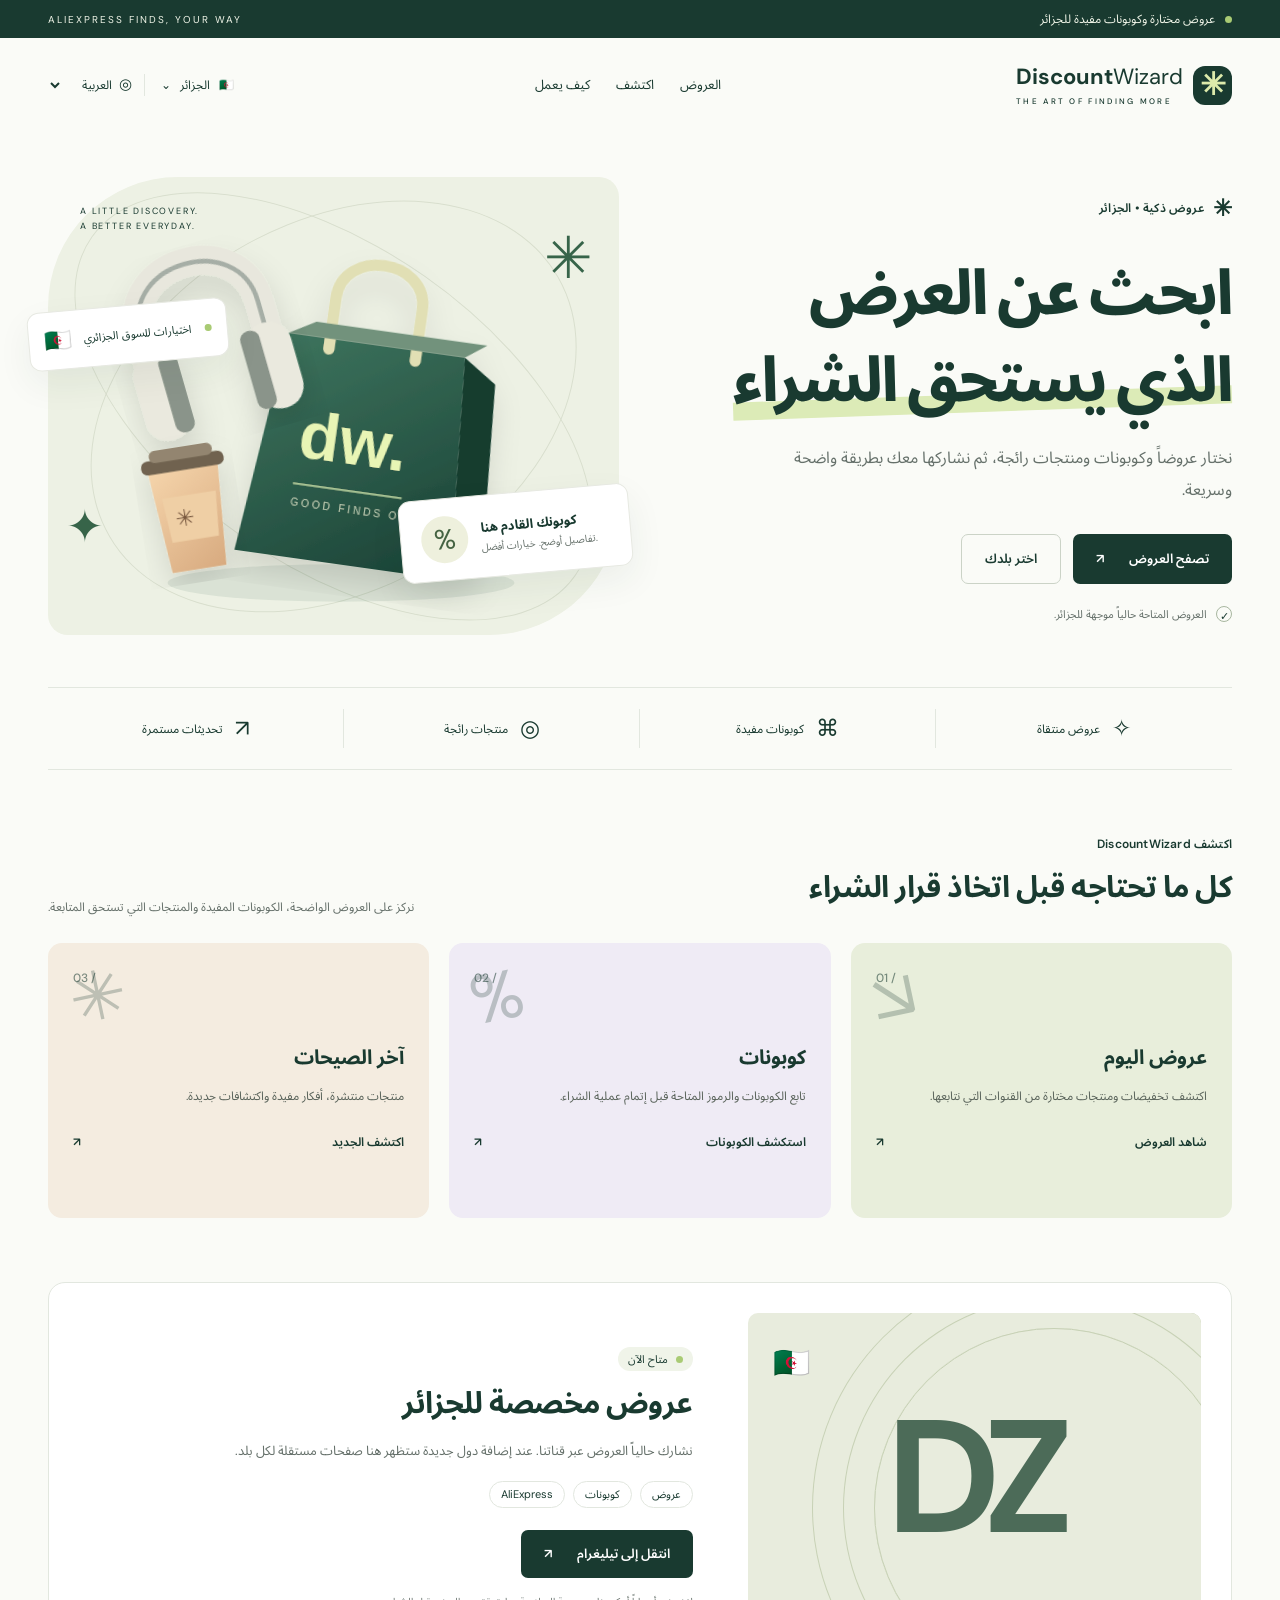
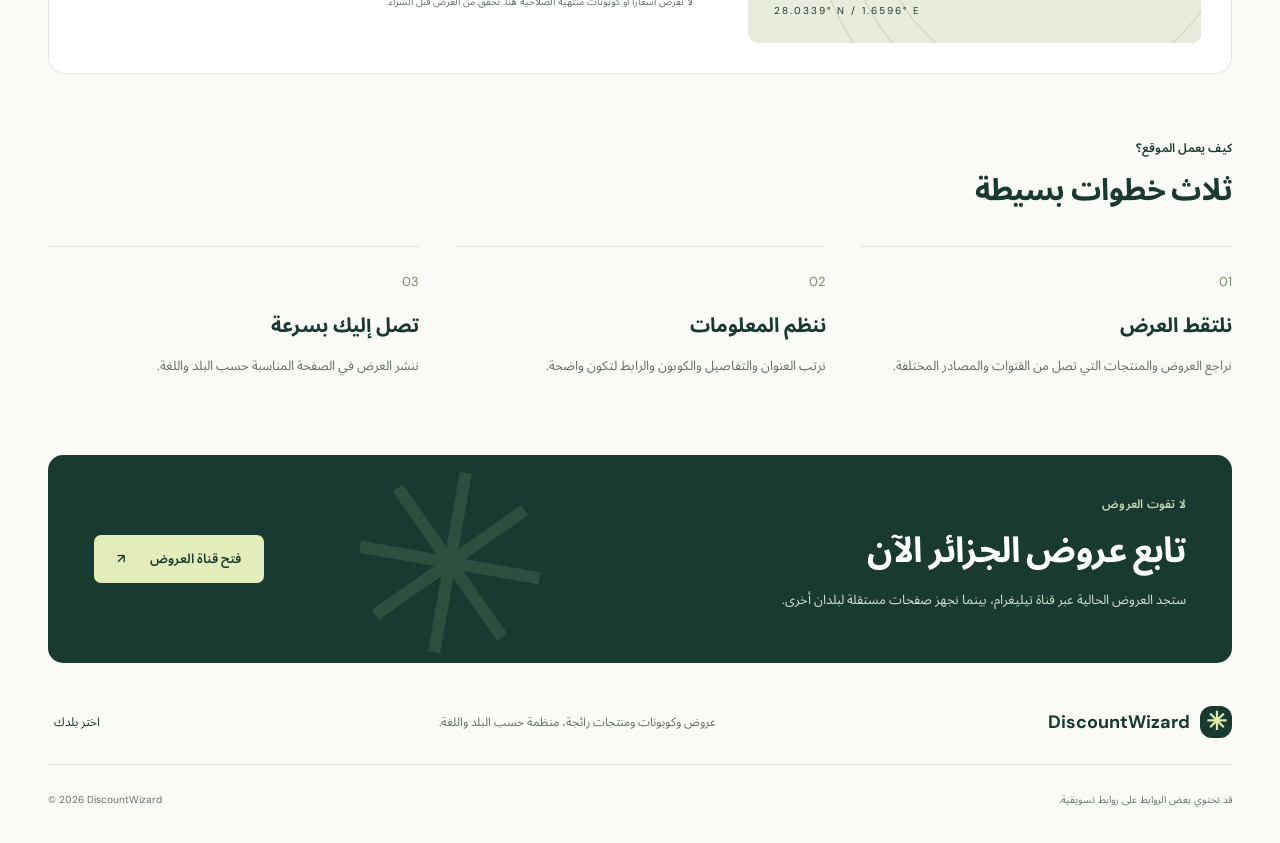
<file: index.html>
<!doctype html>
<html lang="ar" dir="rtl">
<head>
  <meta charset="utf-8">
  <meta name="viewport" content="width=device-width,initial-scale=1">
  <meta name="theme-color" content="#143c32">
  <meta name="description" content="DiscountWizard: اكتشف عروض AliExpress والكوبونات والمنتجات الجديدة الموجهة للجزائر. اختر لغتك وتابع العروض عبر Telegram.">
  <title>DiscountWizard — اكتشف أكثر. ادفع أقل.</title>
  <link rel="stylesheet" href="assets/home.css">
  <script src="assets/home.js" defer></script>
</head>
<body>
  <a href="#main" class="skip" data-t="skip">انتقل إلى المحتوى</a>
  <div class="announcement"><span class="dot"></span><span data-t="announcement">البداية من الجزائر. والتوفير للجميع.</span><span class="announcement-end">ALIEXPRESS FINDS, YOUR WAY</span></div>
  <header class="header wrap">
    <a class="brand" href="?lang=ar" aria-label="DiscountWizard"><span class="brand-icon">✳</span><span dir="ltr">Discount<span class="brand-light">Wizard</span><small>THE ART OF FINDING MORE</small></span></a>
    <nav aria-label="Navigation"><a href="#algeria" data-t="navDeals">العروض</a><a href="#discover" data-t="navDiscover">اكتشف</a><a href="#how" data-t="navHow">كيف يعمل؟</a></nav>
    <div class="header-tools"><button class="market-trigger" type="button"><span>🇩🇿</span><span data-t="algeria">الجزائر</span><span>⌄</span></button><label class="language"><span aria-hidden="true">◎</span><span class="sr" data-t="language">اللغة</span><select id="language"><option value="ar">العربية</option><option value="fr">Français</option><option value="en">English</option><option value="es">Español</option><option value="ru">Русский</option><option value="ko">한국어</option></select></label></div>
  </header>
  <main id="main">
    <section class="hero wrap">
      <div class="hero-copy"><div class="eyebrow"><span class="mini-star">✳</span><span data-t="eyebrow">اكتشافات تستحق. وتسوّق أذكى.</span></div><h1><span data-t="hero1">اكتشف أكثر.</span><br><span class="highlight" data-t="hero2">ادفع أقل.</span></h1><p data-t="intro">عروض AliExpress، كوبونات، ومنتجات تستحق انتباهك. كلّها في مكان واحد، حسب بلدك وباللغة التي تفضّلها.</p><div class="hero-actions"><a class="button primary" href="#algeria"><span data-t="browse">اكتشف عروض الجزائر</span><span class="arrow">↗</span></a><button class="button secondary market-trigger" data-t="choose">اختر بلدك</button></div><div class="hero-note"><span class="check">✓</span><span data-t="note">بلدك يحدد العروض. لغتك تحدد تجربتك.</span></div></div>
      <div class="hero-art" aria-hidden="true"><div class="orbit orbit-one"></div><div class="orbit orbit-two"></div><span class="art-star star-one">✳</span><span class="art-star star-two">✦</span><span class="art-label">A LITTLE DISCOVERY.<br>A BETTER EVERYDAY.</span>
      <svg class="shopping-art" viewBox="0 0 560 480" fill="none" xmlns="http://www.w3.org/2000/svg"><defs><linearGradient id="bag" x1="190" y1="140" x2="400" y2="460" gradientUnits="userSpaceOnUse"><stop stop-color="#427b63"/><stop offset="1" stop-color="#173d32"/></linearGradient><linearGradient id="cup" x1="70" y1="270" x2="180" y2="420" gradientUnits="userSpaceOnUse"><stop stop-color="#ffe3ba"/><stop offset="1" stop-color="#d5a67b"/></linearGradient><filter id="shadow"><feDropShadow dx="0" dy="18" stdDeviation="16" flood-opacity=".12"/></filter></defs><ellipse cx="288" cy="433" rx="185" ry="20" fill="#194f37" opacity=".09"/><g filter="url(#shadow)" transform="rotate(8 315 280)"><path d="M217 179H407L424 416H192L217 179Z" fill="url(#bag)"/><path d="M407 179L443 203L456 400L424 416Z" fill="#123c2e"/><path d="M262 190V135C262 80 355 80 355 135V190" stroke="#e1dfb4" stroke-width="12" stroke-linecap="round"/><path d="M217 179L245 163H429L407 179" fill="#72927c"/><text x="244" y="308" fill="#e8f5b5" font-family="Arial,sans-serif" font-size="71" font-weight="bold">dw.</text><path d="M244 337H361" stroke="#abc797" stroke-width="2"/><text x="244" y="360" fill="#bfd0b5" font-family="Arial,sans-serif" font-size="11" letter-spacing="3">GOOD FINDS ONLY</text></g><g transform="rotate(-16 142 190)" filter="url(#shadow)"><path d="M82 215V151C82 69 214 69 214 151V213" stroke="#e8e7dd" stroke-width="31"/><path d="M83 175V150C83 71 213 71 213 150V175" stroke="#a6aea6" stroke-width="5"/><rect x="62" y="174" width="49" height="94" rx="24" fill="#eae9de"/><rect x="92" y="178" width="21" height="86" rx="10" fill="#8a948a"/><rect x="187" y="174" width="49" height="94" rx="24" fill="#eae9de"/><rect x="183" y="178" width="21" height="86" rx="10" fill="#8a948a"/></g><g transform="rotate(-9 121 367)" filter="url(#shadow)"><path d="M90 306H166L158 420H100L90 306Z" fill="url(#cup)"/><rect x="84" y="298" width="89" height="15" rx="7" fill="#6f624f"/><rect x="94" y="288" width="68" height="13" rx="6" fill="#938570"/><path d="M101 340H159L155 388H105L101 340Z" fill="#efcfa5"/><text x="112" y="372" fill="#79583e" font-family="Arial" font-size="24">✳</text></g></svg>
      <div class="floating ticket"><span class="ticket-icon">%</span><div><strong data-t="artCoupon">كوبونك القادم هنا</strong><small data-t="artSmall">تفاصيل أوضح. خيارات أفضل.</small></div><span class="ticket-cut"></span></div><div class="floating market-pill"><span>🇩🇿</span><span data-t="artMarket">اختيارات للسوق الجزائري</span><span class="dot"></span></div></div>
    </section>
    <div class="benefits wrap"><div><span>✧</span><span data-t="benefit1">عروض حسب بلدك</span></div><div><span>⌘</span><span data-t="benefit2">كوبونات وشروط واضحة</span></div><div><span>◎</span><span data-t="benefit3">ست لغات، تجربة واحدة</span></div><div><span>↗</span><span data-t="benefit4">اكتشافات عبر Telegram</span></div></div>
    <section id="discover" class="section wrap"><div class="section-head"><div><div class="eyebrow" data-t="discoverEyebrow">مساحة لاكتشاف ما يناسبك</div><h2 data-t="discoverTitle">كل ما تحتاجه لتسوّق أذكى.</h2></div><span class="section-aside" data-t="discoverAside">تفاصيل صغيرة. فرق كبير.</span></div><div class="discovery-grid"><a href="#algeria" class="discovery-card green"><span class="category-number">01 /</span><span class="category-art">↘</span><h3 data-t="card1Title">عروض تستحق نظرة</h3><p data-t="card1Text">اكتشف اختيارات AliExpress الموجهة لبلدك، وتحقق من السعر والشحن قبل الشراء.</p><span class="card-link"><span data-t="card1Link">شاهد أين نشارك العروض</span> ↗</span></a><a href="#algeria" class="discovery-card lilac"><span class="category-number">02 /</span><span class="category-art">%</span><h3 data-t="card2Title">وفّر مع الكوبونات</h3><p data-t="card2Text">تابع أكواد الخصم، الحد الأدنى للطلب، وشروط الاستخدام الخاصة بكل عرض.</p><span class="card-link"><span data-t="card2Link">تابع الكوبونات</span> ↗</span></a><a href="#algeria" class="discovery-card sand"><span class="category-number">03 /</span><span class="category-art">✳</span><h3 data-t="card3Title">جديد يستحق الاكتشاف</h3><p data-t="card3Text">إلكترونيات، لمسات للمنزل، وأفكار للحياة اليومية. اكتشف ما يناسبك.</p><span class="card-link"><span data-t="card3Link">استكشف الجديد</span> ↗</span></a></div></section>
    <section id="algeria" class="market-section wrap"><div class="market-visual" aria-hidden="true"><span class="market-word">DZ</span><span class="market-flag">🇩🇿</span><span class="market-coordinates">28.0339° N / 1.6596° E</span><div class="market-lines"></div></div><div class="market-copy"><span class="status"><span class="dot"></span><span data-t="available">سوقنا الأول</span></span><h2 data-t="marketTitle">الجزائر، هذه مساحتك.</h2><p data-t="marketText">عروضنا الحالية موجهة للجزائر. تابعها الآن عبر بوت Telegram، إلى أن يصبح عرض المنتجات والكوبونات هنا جاهزًا.</p><div class="chips"><span data-t="chip1">عروض الجزائر</span><span data-t="chip2">كوبونات</span><span>AliExpress</span></div><a href="https://t.me/CoinCutterBot" target="_blank" rel="noopener noreferrer" class="button primary"><span data-t="telegram">افتح البوت على Telegram</span><span>↗</span></a><small data-t="marketNote">تأكد دائمًا من صلاحية الكوبون وتكلفة الشحن عند الدفع.</small></div></section>
    <section id="how" class="section wrap"><div class="section-head"><div><div class="eyebrow" data-t="howEyebrow">ببساطة، من الاكتشاف إلى الاختيار</div><h2 data-t="howTitle">رحلتك تبدأ بثلاث خطوات.</h2></div></div><div class="steps"><article><span>01</span><h3 data-t="step1Title">اختر بلدك ولغتك</h3><p data-t="step1Text">ابدأ بالسوق الجزائري، وتصفح الواجهة باللغة التي تريحك.</p></article><article><span>02</span><h3 data-t="step2Title">اكتشف العرض وتفاصيله</h3><p data-t="step2Text">تابع البوت للاطلاع على المنتجات والكوبونات وشروطها.</p></article><article><span>03</span><h3 data-t="step3Title">تحقق، ثم تسوّق</h3><p data-t="step3Text">راجع السعر النهائي والشحن لدى AliExpress قبل إتمام الطلب.</p></article></div></section>
    <section class="join wrap"><div><div class="eyebrow" data-t="joinEyebrow">اكتشافك القادم أقرب مما تظن</div><h2 data-t="joinTitle">خلّي العروض تجيك.</h2><p data-t="joinText">افتح بوتنا، وابدأ اكتشاف عروض السوق الجزائري.</p></div><a href="https://t.me/CoinCutterBot" target="_blank" rel="noopener noreferrer" class="button light"><span data-t="joinButton">اكتشف البوت</span> ↗</a><span class="join-star" aria-hidden="true">✳</span></section>
  </main>
  <footer class="wrap"><div class="footer-top"><a class="brand" href="?lang=ar"><span class="brand-icon">✳</span><span dir="ltr">DiscountWizard</span></a><span data-t="footerLine">اكتشافات أكثر. اختيارات أذكى.</span><button class="market-trigger footer-country" data-t="choose">اختر بلدك</button></div><div class="footer-bottom"><p data-t="disclosure">موقع مستقل، غير تابع لـAliExpress. قد نحصل على عمولة عند الشراء عبر بعض الروابط.</p><span dir="ltr">© <span id="year">2026</span> DiscountWizard</span></div></footer>
  <dialog id="markets"><form method="dialog"><button class="close" aria-label="Close">×</button></form><div class="eyebrow" data-t="marketEyebrow">تجربة حسب وجهتك</div><h2 data-t="choose">اختر بلدك</h2><p data-t="marketDialogText">الجزائر متاحة الآن عبر Telegram. بقية الأسواق قيد التجهيز.</p><div class="countries"><a href="#algeria" id="select-algeria"><span>🇩🇿 <span data-t="algeria">الجزائر</span></span><span class="country-state" data-t="availableNow">متاح الآن</span></a><div><span>🇫🇷 <span data-t="france">فرنسا</span></span><span data-t="soon">قريبًا</span></div><div><span>🇬🇧 <span data-t="uk">المملكة المتحدة</span></span><span data-t="soon">قريبًا</span></div><div><span>🇪🇸 <span data-t="spain">إسبانيا</span></span><span data-t="soon">قريبًا</span></div><div><span>🇷🇺 <span data-t="russia">روسيا</span></span><span data-t="soon">قريبًا</span></div><div><span>🇰🇷 <span data-t="korea">كوريا الجنوبية</span></span><span data-t="soon">قريبًا</span></div></div></dialog>
  <noscript><p class="wrap">لتغيير اللغة واختيار البلد، يرجى تفعيل JavaScript. يمكنك متابعة العروض عبر <a href="https://t.me/CoinCutterBot">Telegram</a>.</p></noscript>
</body>
</html>
</file>
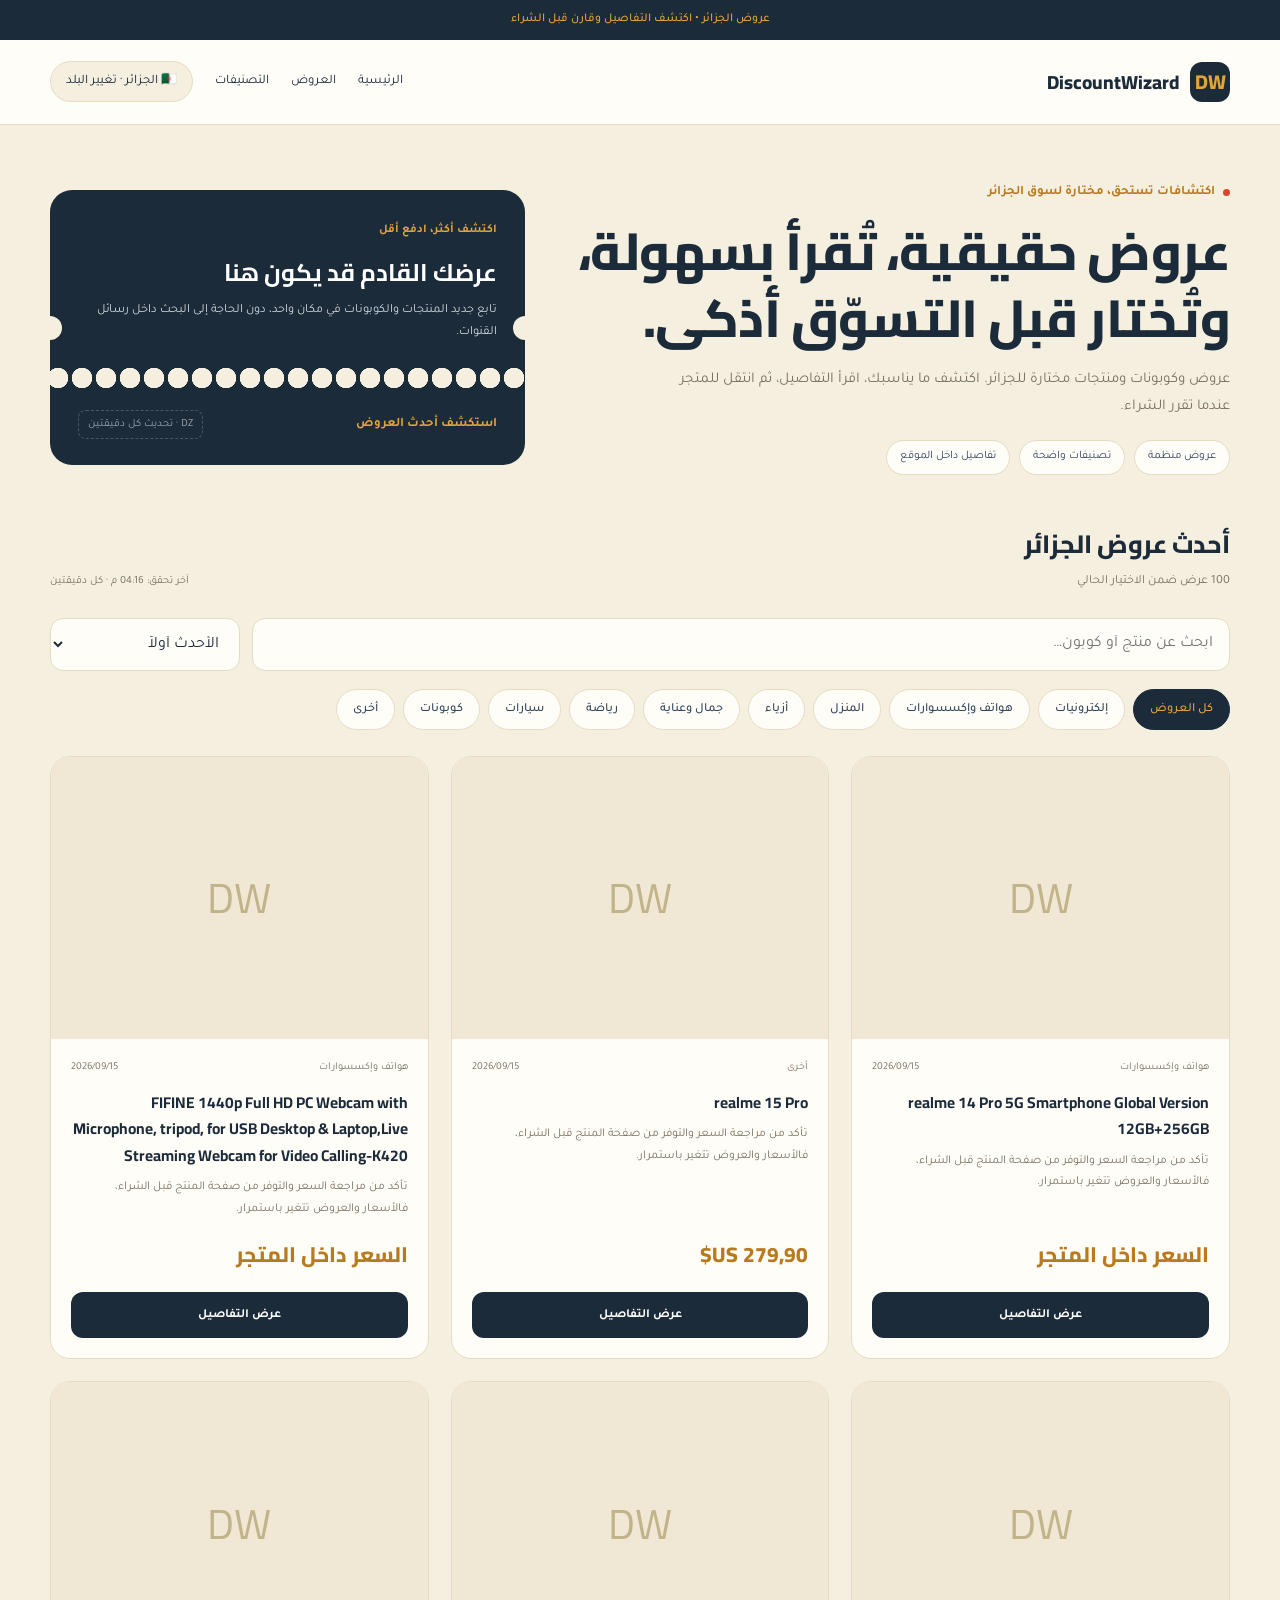
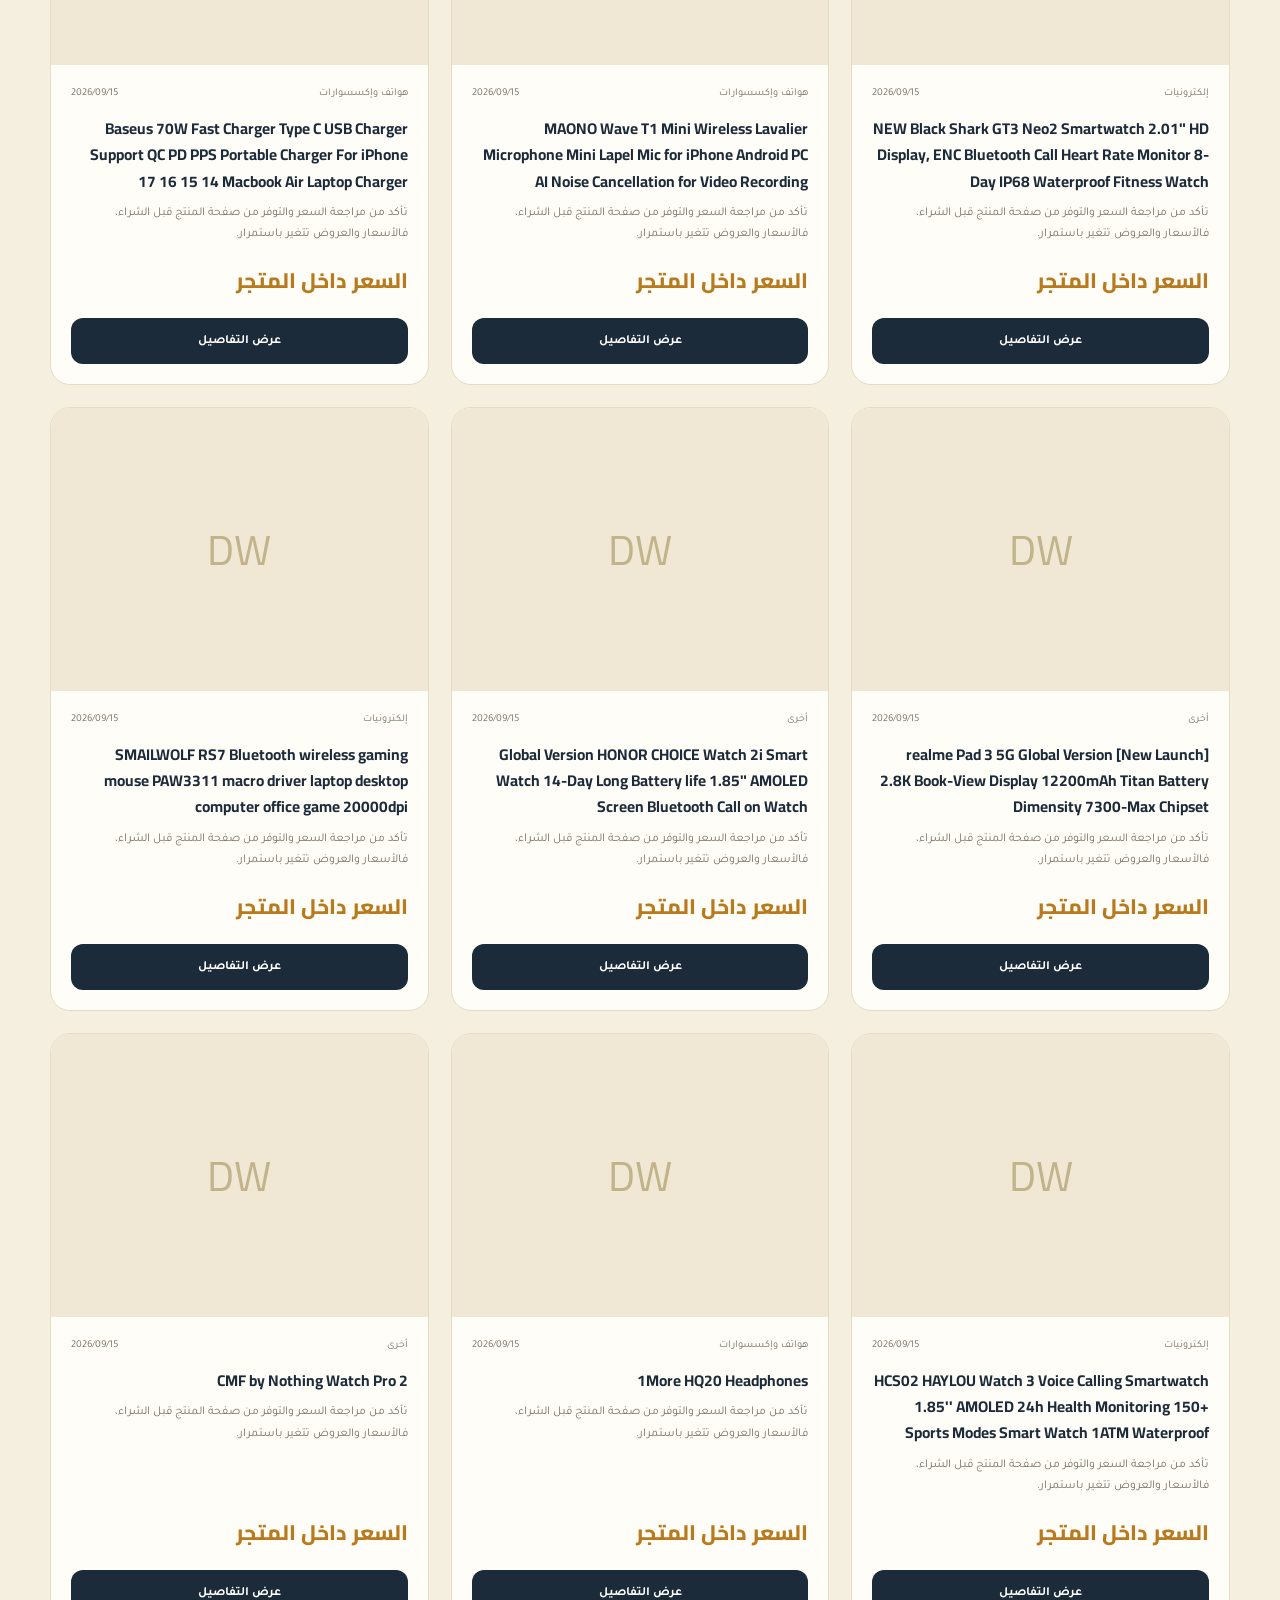
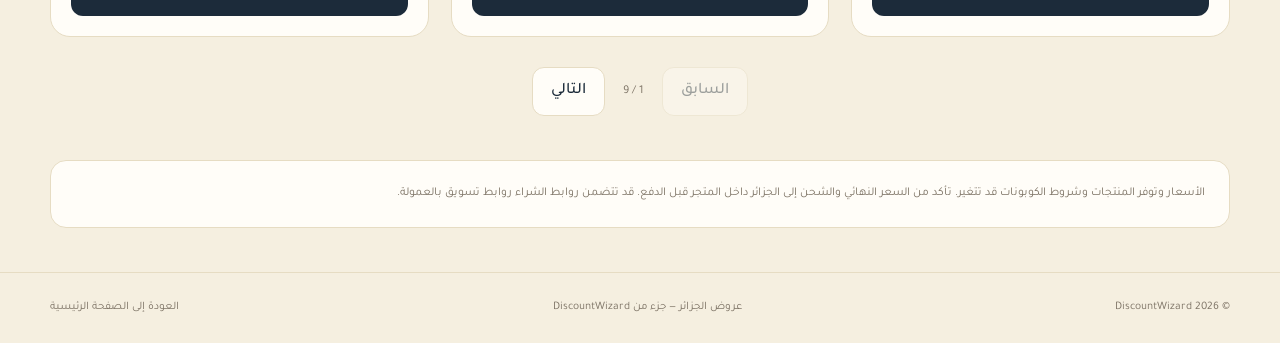
<file: dz/index.html>
<!DOCTYPE html>
<html lang="ar" dir="rtl">
<head>
  <meta charset="UTF-8">
  <meta name="viewport" content="width=device-width, initial-scale=1">
  <meta name="theme-color" content="#1C2B3A">
  <meta name="description" content="اكتشف عروض الجزائر والكوبونات والمنتجات المختارة على DiscountWizard، مع التفاصيل والتصنيفات وروابط الشراء.">
  <title>عروض الجزائر والكوبونات | DiscountWizard</title>

  <link rel="preconnect" href="https://fonts.googleapis.com">
  <link rel="preconnect" href="https://fonts.gstatic.com" crossorigin>
  <link href="https://fonts.googleapis.com/css2?family=Cairo:wght@600;700;800;900&family=Tajawal:wght@400;500;700&display=swap" rel="stylesheet">

  <style>
    :root {
      color-scheme: light;
      --bg: #F5EFE0;
      --paper: #FFFDF8;
      --tray: #F0E8D4;
      --ink: #1C2B3A;
      --ink-soft: #33475C;
      --muted: #7C7264;
      --line: #E6DCC3;
      --gold: #E2A33B;
      --gold-deep: #B97A1E;
      --flag: #D5482E;
      --flag-soft: #FBE7E0;
      --radius: 20px;
      --font-display: 'Cairo', Tahoma, sans-serif;
      --font-body: 'Tajawal', Tahoma, sans-serif;
    }

    * { box-sizing: border-box; }
    html { scroll-behavior: smooth; }
    body {
      margin: 0;
      background: var(--bg);
      color: var(--ink);
      font-family: var(--font-body);
      line-height: 1.8;
    }
    button, input, select { font: inherit; }
    button, select { cursor: pointer; }
    a { color: inherit; text-decoration: none; }
    button, a, input, select { -webkit-tap-highlight-color: transparent; }
    :focus-visible { outline: 3px solid var(--gold); outline-offset: 4px; }
    [hidden] { display: none !important; }
    .wrap { width: min(1180px, calc(100% - 36px)); margin: auto; }

    .announcement {
      padding: 9px 16px;
      text-align: center;
      background: var(--ink);
      color: var(--gold);
      font-size: 12px;
      font-weight: 500;
    }

    header { border-bottom: 1px solid var(--line); background: var(--paper); }
    .nav {
      min-height: 84px;
      display: flex;
      align-items: center;
      justify-content: space-between;
      gap: 20px;
    }
    .brand { display: flex; align-items: center; gap: 11px; }
    .brand-icon {
      display: grid;
      place-items: center;
      width: 40px;
      height: 40px;
      border-radius: 12px;
      background: var(--ink);
      color: var(--gold);
      font-family: var(--font-display);
      font-weight: 800;
      font-size: 20px;
    }
    .brand strong { font-family: var(--font-display); font-size: 19px; font-weight: 800; }
    .nav-links { display: flex; align-items: center; gap: 22px; font-size: 13px; }
    .nav-links a:hover { color: var(--gold-deep); }
    .country-pill {
      border: 1px solid var(--line);
      border-radius: 100px;
      padding: 8px 15px;
      background: var(--bg);
      white-space: nowrap;
    }

    /* ---------- Hero ---------- */
    .hero {
      padding: 56px 0 46px;
      display: grid;
      grid-template-columns: 1.4fr 1fr;
      gap: 40px;
      align-items: center;
    }
    .eyebrow { display: flex; align-items: center; gap: 8px; font-size: 13px; font-weight: 700; color: var(--gold-deep); }
    .eyebrow i {
      display: inline-block;
      width: 7px;
      height: 7px;
      border-radius: 50%;
      background: var(--flag);
    }
    h1 {
      font-family: var(--font-display);
      font-weight: 800;
      font-size: clamp(32px, 4.6vw, 52px);
      line-height: 1.28;
      margin: 14px 0;
      letter-spacing: -.5px;
    }
    .hero p.lead { color: var(--muted); max-width: 560px; font-size: 15px; }
    .hero-tags { display: flex; flex-wrap: wrap; gap: 9px; margin-top: 20px; }
    .hero-tags span {
      padding: 6px 13px;
      border: 1px solid var(--line);
      background: var(--paper);
      border-radius: 100px;
      font-size: 11.5px;
      color: var(--ink-soft);
    }

    /* Ticket-shaped hero card */
    .ticket {
      position: relative;
      background: var(--ink);
      color: #fff;
      border-radius: 22px;
      isolation: isolate;
    }
    .ticket-top, .ticket-bottom { position: relative; padding: 26px 28px; }
    .ticket-top { padding-bottom: 22px; }
    .ticket-top small { color: var(--gold); font-weight: 700; font-size: 12px; }
    .ticket-top h2 { font-family: var(--font-display); font-size: 24px; margin: 10px 0 8px; line-height: 1.5; }
    .ticket-top p { font-size: 12.5px; color: #cfd6dd; margin: 0; }
    .perforation {
      height: 24px;
      background-image: radial-gradient(circle at 12px 12px, var(--bg) 10px, transparent 10.5px);
      background-size: 24px 24px;
      background-repeat: repeat-x;
      background-position: -4px center;
    }
    .ticket::before, .ticket::after {
      content: "";
      position: absolute;
      width: 24px;
      height: 24px;
      background: var(--bg);
      border-radius: 50%;
      top: 50%;
      transform: translateY(-50%);
      z-index: 2;
    }
    .ticket::before { inset-inline-start: -12px; }
    .ticket::after { inset-inline-end: -12px; }
    .ticket-bottom { display: flex; align-items: center; justify-content: space-between; gap: 10px; padding-top: 20px; }
    .ticket-bottom a { font-size: 13px; font-weight: 700; color: var(--gold); }
    .ticket-bottom .code {
      font-size: 11px;
      color: #9aa4ae;
      border: 1px dashed #46586a;
      border-radius: 8px;
      padding: 4px 9px;
    }

    /* ---------- Offers section ---------- */
    .section-top { display: flex; justify-content: space-between; align-items: flex-end; gap: 15px; }
    .section-top h2 { font-family: var(--font-display); font-size: 25px; margin: 0; font-weight: 800; }
    .section-top p { margin: 4px 0 0; font-size: 12.5px; color: var(--muted); }
    .update-status { font-size: 11px; color: var(--muted); text-align: end; }

    .tools {
      display: grid;
      grid-template-columns: 1fr 190px;
      gap: 12px;
      margin: 26px 0 18px;
    }
    .search, .sort {
      width: 100%;
      min-height: 48px;
      border: 1px solid var(--line);
      border-radius: 13px;
      background: var(--paper);
      color: var(--ink);
      padding: 11px 16px;
    }
    .search:focus, .sort:focus { border-color: var(--gold); }

    .categories { display: flex; flex-wrap: wrap; gap: 8px; margin-bottom: 26px; }
    .category {
      border: 1px solid var(--line);
      background: var(--paper);
      color: var(--ink-soft);
      border-radius: 100px;
      padding: 8px 16px;
      font-size: 12.5px;
      font-weight: 500;
    }
    .category.active { background: var(--ink); color: var(--gold); border-color: var(--ink); }

    .grid { display: grid; grid-template-columns: repeat(3, minmax(0, 1fr)); gap: 22px; }

    .offer {
      background: var(--paper);
      border: 1px solid var(--line);
      border-radius: var(--radius);
      overflow: hidden;
      display: flex;
      flex-direction: column;
      transition: transform .18s ease, box-shadow .18s ease;
    }
    .offer:hover { transform: translateY(-4px); box-shadow: 0 16px 32px #1c2b3a14; }

    .offer-image {
      aspect-ratio: 4 / 3;
      position: relative;
      background: var(--tray);
      display: grid;
      place-items: center;
      overflow: hidden;
    }
    .offer-image img { width: 100%; height: 100%; object-fit: contain; padding: 20px; }
    .placeholder { color: #c2b48a; font-size: 42px; font-family: var(--font-display); }

    /* Badge styled as a hanging price tag with a punched hole */
    .badge {
      position: absolute;
      top: 14px;
      inset-inline-start: -6px;
      padding: 6px 14px 6px 20px;
      background: var(--flag);
      color: #fff;
      font-size: 11px;
      font-weight: 700;
      border-radius: 0 100px 100px 0;
      box-shadow: 0 3px 8px #00000022;
    }
    .badge::before {
      content: "";
      position: absolute;
      inset-inline-start: 8px;
      top: 50%;
      transform: translateY(-50%);
      width: 5px;
      height: 5px;
      border-radius: 50%;
      background: var(--tray);
    }
    .badge.expired { background: var(--ink-soft); }

    .offer-content { padding: 20px; display: flex; flex-direction: column; flex: 1; }
    .meta { display: flex; justify-content: space-between; gap: 8px; color: var(--muted); font-size: 10.5px; }
    .offer h3 {
      font-family: var(--font-display);
      font-weight: 700;
      font-size: 15.5px;
      line-height: 1.7;
      margin: 12px 0 8px;
      overflow-wrap: anywhere;
    }
    .summary {
      color: var(--muted);
      font-size: 12px;
      margin: 0 0 16px;
      display: -webkit-box;
      -webkit-line-clamp: 2;
      -webkit-box-orient: vertical;
      overflow: hidden;
    }
    .prices { display: flex; flex-wrap: wrap; align-items: baseline; gap: 10px; margin-top: auto; }
    .price { font-family: var(--font-display); font-size: 21px; font-weight: 800; color: var(--gold-deep); }
    .old-price { color: #a89e8c; font-size: 12px; }
    .coupon-line {
      color: var(--ink-soft);
      font-size: 11.5px;
      margin: 12px 0 0;
      padding: 6px 10px;
      border: 1px dashed var(--line);
      border-radius: 9px;
      background: var(--bg);
      width: fit-content;
      overflow-wrap: anywhere;
    }

    .details-button, .primary {
      border: 0;
      background: var(--ink);
      color: #fff;
      border-radius: 12px;
      padding: 12px 16px;
      text-align: center;
      font-weight: 700;
      font-size: 12.5px;
    }
    .details-button { width: 100%; margin-top: 18px; }
    .details-button:hover, .primary:hover { background: var(--gold-deep); }

    .empty {
      border: 1px dashed #d8cba4;
      border-radius: var(--radius);
      text-align: center;
      padding: 65px 20px;
      background: var(--paper);
    }
    .empty .symbol { font-size: 34px; color: var(--gold); font-family: var(--font-display); font-weight: 800; }
    .empty h3 { margin: 12px 0; font-family: var(--font-display); font-size: 19px; }
    .empty p { margin: 0 auto; max-width: 550px; color: var(--muted); font-size: 13px; }
    .secondary { border: 1px solid var(--line); background: var(--paper); padding: 9px 18px; border-radius: 12px; color: var(--ink); font-weight: 500; }
    .secondary:hover { border-color: var(--gold); }
    .empty button { margin-top: 20px; }

    .pagination { display: flex; align-items: center; justify-content: center; gap: 18px; margin: 30px 0; }
    .pagination span { font-size: 12px; color: var(--muted); }
    button:disabled { opacity: .4; cursor: not-allowed; }

    .notice {
      padding: 22px 24px;
      background: var(--paper);
      border: 1px solid var(--line);
      border-radius: 16px;
      margin: 44px 0;
      font-size: 12px;
      color: var(--muted);
    }

    footer { margin-top: 40px; border-top: 1px solid var(--line); padding: 25px 0; color: var(--muted); font-size: 11.5px; }
    .footer-inner { display: flex; justify-content: space-between; gap: 20px; flex-wrap: wrap; }

    /* ---------- Dialog ---------- */
    dialog {
      width: min(760px, calc(100% - 24px));
      max-height: 90vh;
      padding: 0;
      border: 1px solid var(--line);
      border-radius: 22px;
      color: var(--ink);
      background: var(--paper);
      overflow: auto;
    }
    dialog::backdrop { background: #1c2b3acc; backdrop-filter: blur(4px); }
    .dialog-head {
      display: flex;
      justify-content: space-between;
      align-items: center;
      padding: 15px 22px;
      border-bottom: 1px solid var(--line);
      font-weight: 700;
    }
    .close { border: 0; background: var(--bg); width: 36px; height: 36px; border-radius: 50%; font-size: 20px; color: var(--ink); }
    .dialog-body { padding: 25px; }
    .detail-image { width: 100%; max-height: 300px; object-fit: contain; background: var(--tray); border-radius: 16px; padding: 20px; }
    .dialog-body h2 { font-family: var(--font-display); font-size: 22px; line-height: 1.6; overflow-wrap: anywhere; font-weight: 800; }
    .description { white-space: pre-line; color: var(--muted); font-size: 14px; overflow-wrap: anywhere; }
    .specs { width: 100%; border-collapse: collapse; margin: 20px 0; font-size: 13px; }
    .specs th, .specs td { padding: 12px; border-bottom: 1px solid var(--line); text-align: start; overflow-wrap: anywhere; }
    .specs th { width: 35%; background: var(--bg); font-weight: 700; }
    .detail-actions { display: flex; gap: 10px; flex-wrap: wrap; margin-top: 24px; }
    .detail-note { color: var(--muted); font-size: 11px; margin-top: 18px; }
    .skip { position: absolute; top: -100px; padding: 10px; background: var(--paper); z-index: 5; }
    .skip:focus { top: 10px; }

    @media (max-width: 900px) {
      .grid { grid-template-columns: repeat(2, minmax(0, 1fr)); }
      .hero { grid-template-columns: 1fr; gap: 26px; padding-top: 35px; }
    }
    @media (max-width: 580px) {
      .wrap { width: calc(100% - 26px); }
      .nav { min-height: 74px; gap: 10px; flex-wrap: wrap; padding: 14px 0; }
      .brand strong { font-size: 17px; }
      .nav-links { gap: 12px; font-size: 11px; }
      .nav-links .home-link { display: none; }
      .grid { grid-template-columns: 1fr; }
      .tools { grid-template-columns: 1fr; }
      .section-top { align-items: flex-start; flex-direction: column; }
      .section-top h2 { font-size: 21px; }
      .update-status { text-align: start; }
      h1 { font-size: 32px; }
      .dialog-body { padding: 18px; }
      .categories { gap: 6px; }
      .category { padding: 7px 12px; }
    }
    @media (prefers-reduced-motion: reduce) {
      html { scroll-behavior: auto; }
      .offer { transition: none; }
    }
  </style>
</head>

<body>
  <a class="skip" href="#offers">انتقل إلى العروض</a>

  <div class="announcement">
    عروض الجزائر • اكتشف التفاصيل وقارن قبل الشراء
  </div>

  <header>
    <nav class="wrap nav" aria-label="القائمة الرئيسية">
      <a class="brand" href="../?lang=ar" aria-label="DiscountWizard — الرئيسية">
        <span class="brand-icon" aria-hidden="true">DW</span>
        <strong>DiscountWizard</strong>
      </a>

      <div class="nav-links">
        <a class="home-link" href="../?lang=ar">الرئيسية</a>
        <a href="#offers">العروض</a>
        <a href="#categories">التصنيفات</a>
        <a class="country-pill" href="../?lang=ar">🇩🇿 الجزائر · تغيير البلد</a>
      </div>
    </nav>
  </header>

  <main class="wrap">
    <section class="hero">
      <div>
        <div class="eyebrow"><i></i>اكتشافات تستحق، مختارة لسوق الجزائر</div>
        <h1>عروض حقيقية، تُقرأ بسهولة، وتُختار قبل التسوّق أذكى.</h1>
        <p class="lead">
          عروض وكوبونات ومنتجات مختارة للجزائر.
          اكتشف ما يناسبك، اقرأ التفاصيل، ثم انتقل للمتجر عندما تقرر الشراء.
        </p>
        <div class="hero-tags">
          <span>عروض منظمة</span>
          <span>تصنيفات واضحة</span>
          <span>تفاصيل داخل الموقع</span>
        </div>
      </div>

      <div class="ticket">
        <div class="ticket-top">
          <small>اكتشف أكثر، ادفع أقل</small>
          <h2>عرضك القادم قد يكون هنا</h2>
          <p>تابع جديد المنتجات والكوبونات في مكان واحد، دون الحاجة إلى البحث داخل رسائل القنوات.</p>
        </div>
        <div class="perforation"></div>
        <div class="ticket-bottom">
          <a href="#offers">استكشف أحدث العروض</a>
          <span class="code">DZ · تحديث كل دقيقتين</span>
        </div>
      </div>
    </section>

    <section id="offers" aria-labelledby="offers-title">
      <div class="section-top">
        <div>
          <h2 id="offers-title">أحدث عروض الجزائر</h2>
          <p id="result-count">جارٍ تحميل العروض…</p>
        </div>
        <div class="update-status" id="update-status" role="status" aria-live="polite">
          تحديث تلقائي كل دقيقتين
        </div>
      </div>

      <div class="tools">
        <input
          class="search"
          id="search"
          type="search"
          placeholder="ابحث عن منتج أو كوبون…"
          aria-label="البحث في العروض"
          maxlength="150"
        >
        <select class="sort" id="sort" aria-label="ترتيب العروض">
          <option value="newest">الأحدث أولاً</option>
          <option value="discount">الأعلى تخفيضًا</option>
        </select>
      </div>

      <div class="categories" id="categories" aria-label="تصنيفات العروض"></div>
      <div class="grid" id="offer-grid"></div>

      <div class="empty" id="empty-state" hidden>
        <div class="symbol" aria-hidden="true">DW</div>
        <h3 id="empty-title">العروض في الطريق</h3>
        <p id="empty-text"></p>
        <button class="secondary" id="retry" type="button">إعادة التحقق</button>
      </div>

      <nav class="pagination" id="pagination" aria-label="صفحات العروض" hidden>
        <button class="secondary" id="previous" type="button">السابق</button>
        <span id="page-info"></span>
        <button class="secondary" id="next" type="button">التالي</button>
      </nav>
    </section>

    <aside class="notice">
      الأسعار وتوفر المنتجات وشروط الكوبونات قد تتغير.
      تأكد من السعر النهائي والشحن إلى الجزائر داخل المتجر قبل الدفع.
      قد تتضمن روابط الشراء روابط تسويق بالعمولة.
    </aside>
  </main>

  <footer>
    <div class="wrap footer-inner">
      <span>© <span id="year"></span> DiscountWizard</span>
      <span>عروض الجزائر — جزء من DiscountWizard</span>
      <a href="../?lang=ar">العودة إلى الصفحة الرئيسية</a>
    </div>
  </footer>

  <dialog id="detail-dialog" aria-labelledby="detail-title">
    <div class="dialog-head">
      <span>تفاصيل العرض</span>
      <button class="close" id="close-dialog" type="button" aria-label="إغلاق">×</button>
    </div>
    <div class="dialog-body" id="detail-content"></div>
  </dialog>

  <script>
    (() => {
      'use strict';

      // مصدر البيانات: ملف offers.json داخل مجلد dz نفسه.
      const DATA_URL = new URL('./offers.json', location.href);
      const REFRESH_MS = 120000;
      const PAGE_SIZE = 12;

      const categoryNames = {
        all: 'كل العروض',
        electronics: 'إلكترونيات',
        phones: 'هواتف وإكسسوارات',
        home: 'المنزل',
        fashion: 'أزياء',
        beauty: 'جمال وعناية',
        sports: 'رياضة',
        automotive: 'سيارات',
        coupons: 'كوبونات',
        other: 'أخرى'
      };

      const $ = (id) => document.getElementById(id);
      const state = {
        offers: [],
        category: 'all',
        page: 1,
        loaded: false,
        loading: false,
        error: '',
        activeId: null
      };

      function element(tag, className, text) {
        const node = document.createElement(tag);
        if (className) node.className = className;
        if (text !== undefined) node.textContent = text;
        return node;
      }

      function safeUrl(value) {
        if (typeof value !== 'string' || !value.trim()) return '';
        try {
          const url = new URL(value, location.href);
          return ['http:', 'https:'].includes(url.protocol) ? url.href : '';
        } catch {
          return '';
        }
      }

      function string(value, max = 4000) {
        return typeof value === 'string' ? value.slice(0, max).trim() : '';
      }

      function numeric(value) {
        const number = typeof value === 'string' ? Number(value.replace(/[^\d.-]/g, '')) : Number(value);
        return Number.isFinite(number) && number >= 0 ? number : null;
      }

      function normalize(raw) {
        if (!raw || typeof raw !== 'object') return null;

        const id = String(raw.id ?? '').trim();
        const title = string(raw.title, 300).trim();
        if (!id || !title) return null;
        if (raw.country && String(raw.country).toLowerCase() !== 'dz') return null;

        const category = Object.prototype.hasOwnProperty.call(categoryNames, raw.category)
          && raw.category !== 'all' ? raw.category : 'other';

        const published = Date.parse(raw.published_at);
        const expires = Date.parse(raw.expires_at);
        const price = numeric(raw.price);
        const oldPrice = numeric(raw.old_price);

        let discount = numeric(
          typeof raw.discount === 'string'
            ? raw.discount.replace('%', '').trim()
            : raw.discount
        );

        if (price !== null && oldPrice !== null && oldPrice > price) {
          discount = Math.round((1 - price / oldPrice) * 100);
        }

        const specifications = [];
        if (raw.specifications && typeof raw.specifications === 'object'
          && !Array.isArray(raw.specifications)) {
          for (const [key, value] of Object.entries(raw.specifications).slice(0, 30)) {
            if (['string', 'number', 'boolean'].includes(typeof value)) {
              specifications.push([key.slice(0, 100), String(value).slice(0, 1000)]);
            }
          }
        }

        return {
          id,
          title,
          category,
          description: string(raw.description),
          image: safeUrl(raw.image),
          productUrl: safeUrl(raw.product_url),
          coupon: string(raw.coupon, 100),
          currency: string(raw.currency, 12) || 'DZD',
          price,
          oldPrice,
          priceLabel: price === null ? string(raw.price, 80) : '',
          oldPriceLabel: oldPrice === null ? string(raw.old_price, 80) : '',
          discount: discount !== null && discount > 0 && discount <= 100
            ? Math.round(discount) : null,
          published: Number.isFinite(published) ? published : 0,
          expires: Number.isFinite(expires) ? expires : null,
          expired: raw.status === 'expired',
          specifications
        };
      }

      function expired(offer) {
        return offer.expired || (offer.expires !== null && offer.expires <= Date.now());
      }

      function money(value, currency) {
        if (value === null) return '';
        try {
          return new Intl.NumberFormat('ar-DZ', {
            style: 'currency',
            currency,
            maximumFractionDigits: 2
          }).format(value);
        } catch {
          return `${value} ${currency}`;
        }
      }

      function priceText(offer) {
        return money(offer.price, offer.currency) || offer.priceLabel || 'السعر داخل المتجر';
      }

      function dateText(timestamp) {
        return timestamp
          ? new Intl.DateTimeFormat('ar-DZ', { dateStyle: 'medium' }).format(timestamp)
          : '';
      }

      function appendPrices(parent, offer) {
        const box = element('div', 'prices');
        box.append(element('span', 'price', priceText(offer)));
        const old = money(offer.oldPrice, offer.currency) || offer.oldPriceLabel;
        if (old) box.append(element('del', 'old-price', old));
        parent.append(box);
      }

      function appendImage(parent, offer, detail = false) {
        if (!offer.image) {
          if (!detail) parent.append(element('span', 'placeholder', 'DW'));
          return;
        }

        const img = element('img', detail ? 'detail-image' : '');
        img.src = offer.image;
        img.alt = offer.title;
        img.loading = detail ? 'eager' : 'lazy';
        img.decoding = 'async';
        img.referrerPolicy = 'no-referrer';
        img.addEventListener('error', () => {
          img.remove();
          if (!detail) parent.append(element('span', 'placeholder', 'DW'));
        }, { once: true });

        parent.append(img);
      }

      function renderCategories() {
        const fragment = document.createDocumentFragment();

        for (const [key, label] of Object.entries(categoryNames)) {
          const button = element(
            'button',
            `category${state.category === key ? ' active' : ''}`,
            label
          );
          button.type = 'button';
          button.setAttribute('aria-pressed', String(state.category === key));
          button.addEventListener('click', () => {
            state.category = key;
            state.page = 1;
            renderCategories();
            render();
          });
          fragment.append(button);
        }

        $('categories').replaceChildren(fragment);
      }

      function filteredOffers() {
        const query = $('search').value.trim().toLocaleLowerCase();

        return state.offers.filter((offer) => {
          const categoryMatch = state.category === 'all'
            || offer.category === state.category
            || (state.category === 'coupons' && Boolean(offer.coupon));

          const haystack = [
            offer.title, offer.description, offer.coupon,
            categoryNames[offer.category]
          ].join(' ').toLocaleLowerCase();

          return categoryMatch && (!query || haystack.includes(query));
        }).sort((a, b) => {
          const expiryOrder = Number(expired(a)) - Number(expired(b));
          if (expiryOrder) return expiryOrder;

          return $('sort').value === 'discount'
            ? (b.discount || 0) - (a.discount || 0) || b.published - a.published
            : b.published - a.published;
        });
      }

      function offerCard(offer) {
        const card = element('article', 'offer');
        const imageBox = element('div', 'offer-image');
        appendImage(imageBox, offer);

        if (expired(offer)) {
          imageBox.append(element('span', 'badge expired', 'منتهي'));
        } else if (offer.discount !== null) {
          imageBox.append(element('span', 'badge', `خصم ${offer.discount}%`));
        } else if (offer.coupon) {
          imageBox.append(element('span', 'badge', 'كوبون متاح'));
        }

        const body = element('div', 'offer-content');
        const meta = element('div', 'meta');
        meta.append(
          element('span', '', categoryNames[offer.category]),
          element('span', '', dateText(offer.published))
        );

        body.append(meta, element('h3', '', offer.title));
        body.append(element('p', 'summary', offer.description || 'افتح العرض للاطلاع على التفاصيل المتاحة.'));
        appendPrices(body, offer);

        if (offer.coupon) {
          body.append(element('p', 'coupon-line', `كود الكوبون: ${offer.coupon}`));
        }

        const button = element('button', 'details-button', 'عرض التفاصيل');
        button.type = 'button';
        button.addEventListener('click', () => openDetails(offer));
        body.append(button);

        card.append(imageBox, body);
        return card;
      }

      function render() {
        const offers = filteredOffers();
        const pages = Math.max(1, Math.ceil(offers.length / PAGE_SIZE));
        state.page = Math.min(state.page, pages);

        const fragment = document.createDocumentFragment();
        offers.slice((state.page - 1) * PAGE_SIZE, state.page * PAGE_SIZE)
          .forEach((offer) => fragment.append(offerCard(offer)));

        $('offer-grid').replaceChildren(fragment);
        $('result-count').textContent = `${offers.length} عرض ضمن الاختيار الحالي`;
        $('empty-state').hidden = offers.length > 0;
        $('pagination').hidden = offers.length <= PAGE_SIZE;
        $('page-info').textContent = `${state.page} / ${pages}`;
        $('previous').disabled = state.page <= 1;
        $('next').disabled = state.page >= pages;

        if (!offers.length) {
          const hasFilters = state.category !== 'all' || $('search').value.trim();

          $('empty-title').textContent = state.error && !state.loaded
            ? 'تعذر تحميل العروض'
            : hasFilters ? 'لا توجد نتائج مطابقة' : 'العروض في الطريق';

          $('empty-text').textContent = state.error && !state.loaded
            ? state.error
            : hasFilters
              ? 'جرّب كلمة أخرى أو اختر تصنيف كل العروض.'
              : 'لم تُنشر عروض بعد. ستظهر هنا تلقائيًا عندما يرسل السيرفر بيانات العروض.';

          $('retry').hidden = Boolean(hasFilters) && !state.error;
        }
      }

      function openDetails(offer) {
        state.activeId = offer.id;
        const fragment = document.createDocumentFragment();

        appendImage(fragment, offer, true);
        fragment.append(element('p', 'eyebrow', categoryNames[offer.category]));

        const title = element('h2', '', offer.title);
        title.id = 'detail-title';
        fragment.append(title);
        appendPrices(fragment, offer);

        if (expired(offer)) {
          fragment.append(element('p', 'detail-note', 'هذا العرض منتهي. قد يختلف السعر الحالي في المتجر.'));
        }

        fragment.append(element(
          'p',
          'description',
          offer.description || 'لا توجد تفاصيل إضافية لهذا العرض حاليًا.'
        ));

        if (offer.specifications.length) {
          const table = element('table', 'specs');
          const caption = element('caption', '', 'المواصفات');
          const tbody = element('tbody');

          for (const [key, value] of offer.specifications) {
            const row = element('tr');
            const th = element('th', '', key);
            th.scope = 'row';
            row.append(th, element('td', '', value));
            tbody.append(row);
          }

          table.append(caption, tbody);
          fragment.append(table);
        }

        if (offer.coupon) {
          fragment.append(element('p', 'coupon-line', `الكوبون: ${offer.coupon}`));
        }

        const actions = element('div', 'detail-actions');

        if (offer.productUrl) {
          const link = element('a', 'primary', 'تسوّق الآن ↗');
          link.href = offer.productUrl;
          link.target = '_blank';
          link.rel = 'noopener noreferrer sponsored';
          actions.append(link);
        } else {
          actions.append(element('span', 'detail-note', 'رابط الشراء غير متاح حاليًا.'));
        }

        if (offer.coupon) {
          const copy = element('button', 'secondary', 'نسخ الكوبون');
          copy.type = 'button';
          copy.addEventListener('click', async () => {
            try {
              await navigator.clipboard.writeText(offer.coupon);
              copy.textContent = 'تم النسخ ✓';
            } catch {
              copy.textContent = `انسخ يدويًا: ${offer.coupon}`;
            }
          });
          actions.append(copy);
        }

        fragment.append(
          actions,
          element('p', 'detail-note', 'تحقق من السعر والشحن وصلاحية الكوبون داخل المتجر قبل الشراء. قد نحصل على عمولة من رابط الشراء.')
        );

        $('detail-content').replaceChildren(fragment);
        if (!$('detail-dialog').open) $('detail-dialog').showModal();
      }

      async function loadOffers() {
        if (state.loading) return;
        state.loading = true;

        const controller = new AbortController();
        const timeout = setTimeout(() => controller.abort(), 15000);

        try {
          const url = new URL(DATA_URL);
          url.searchParams.set('_refresh', String(Date.now()));

          const response = await fetch(url, {
            cache: 'no-store',
            signal: controller.signal
          });

          if (response.status === 404) {
            throw new Error('ملف dz/offers.json غير موجود بعد. ستظهر العروض بعد إنشاء الملف ونجاح نشره.');
          }
          if (!response.ok) throw new Error(`تعذر جلب البيانات (${response.status}).`);

          const data = await response.json();
          const rows = Array.isArray(data) ? data : data.offers;

          if (!Array.isArray(rows)) throw new Error('صيغة ملف العروض غير صحيحة.');

          const unique = new Map();
          for (const row of rows) {
            const offer = normalize(row);
            if (offer) unique.set(offer.id, offer);
          }

          if (rows.length && !unique.size) {
            throw new Error('البيانات لا تحتوي عروضًا صالحة للجزائر. تحقق من id وtitle وcountry.');
          }

          state.offers = [...unique.values()];
          state.loaded = true;
          state.error = '';

          $('update-status').textContent = `آخر تحقق: ${
            new Date().toLocaleTimeString('ar-DZ', {
              hour: '2-digit', minute: '2-digit'
            })
          } · كل دقيقتين`;

          if ($('detail-dialog').open && state.activeId) {
            const active = unique.get(state.activeId);
            if (active) openDetails(active);
            else $('detail-dialog').close();
          }
        } catch (error) {
          state.error = error.name === 'AbortError'
            ? 'استغرق الاتصال وقتًا طويلًا. أعد المحاولة.'
            : error instanceof SyntaxError
              ? 'ملف offers.json ليس بصيغة JSON سليمة.'
              : error.message || 'تعذر الاتصال بمصدر العروض.';

          $('update-status').textContent = state.loaded
            ? 'تعذر التحديث — نعرض آخر بيانات محملة'
            : 'بانتظار بيانات العروض';
        } finally {
          clearTimeout(timeout);
          state.loading = false;
          render();
        }
      }

      $('search').addEventListener('input', () => {
        state.page = 1;
        render();
      });

      $('sort').addEventListener('change', () => {
        state.page = 1;
        render();
      });

      function changePage(delta) {
        state.page = Math.max(1, state.page + delta);
        render();
        $('offers').scrollIntoView({ block: 'start' });
      }

      $('previous').addEventListener('click', () => changePage(-1));
      $('next').addEventListener('click', () => changePage(1));
      $('retry').addEventListener('click', loadOffers);
      $('close-dialog').addEventListener('click', () => $('detail-dialog').close());
      $('detail-dialog').addEventListener('close', () => { state.activeId = null; });

      $('detail-dialog').addEventListener('click', (event) => {
        const dialog = $('detail-dialog');
        if (event.target !== dialog) return;
        const rect = dialog.getBoundingClientRect();

        if (
          event.clientX < rect.left || event.clientX > rect.right ||
          event.clientY < rect.top || event.clientY > rect.bottom
        ) dialog.close();
      });

      document.addEventListener('visibilitychange', () => {
        if (!document.hidden) loadOffers();
      });

      $('year').textContent = new Date().getFullYear();
      renderCategories();
      loadOffers();

      setInterval(() => {
        if (!document.hidden) loadOffers();
      }, REFRESH_MS);
    })();
  </script>
</body>
</html>
</file>
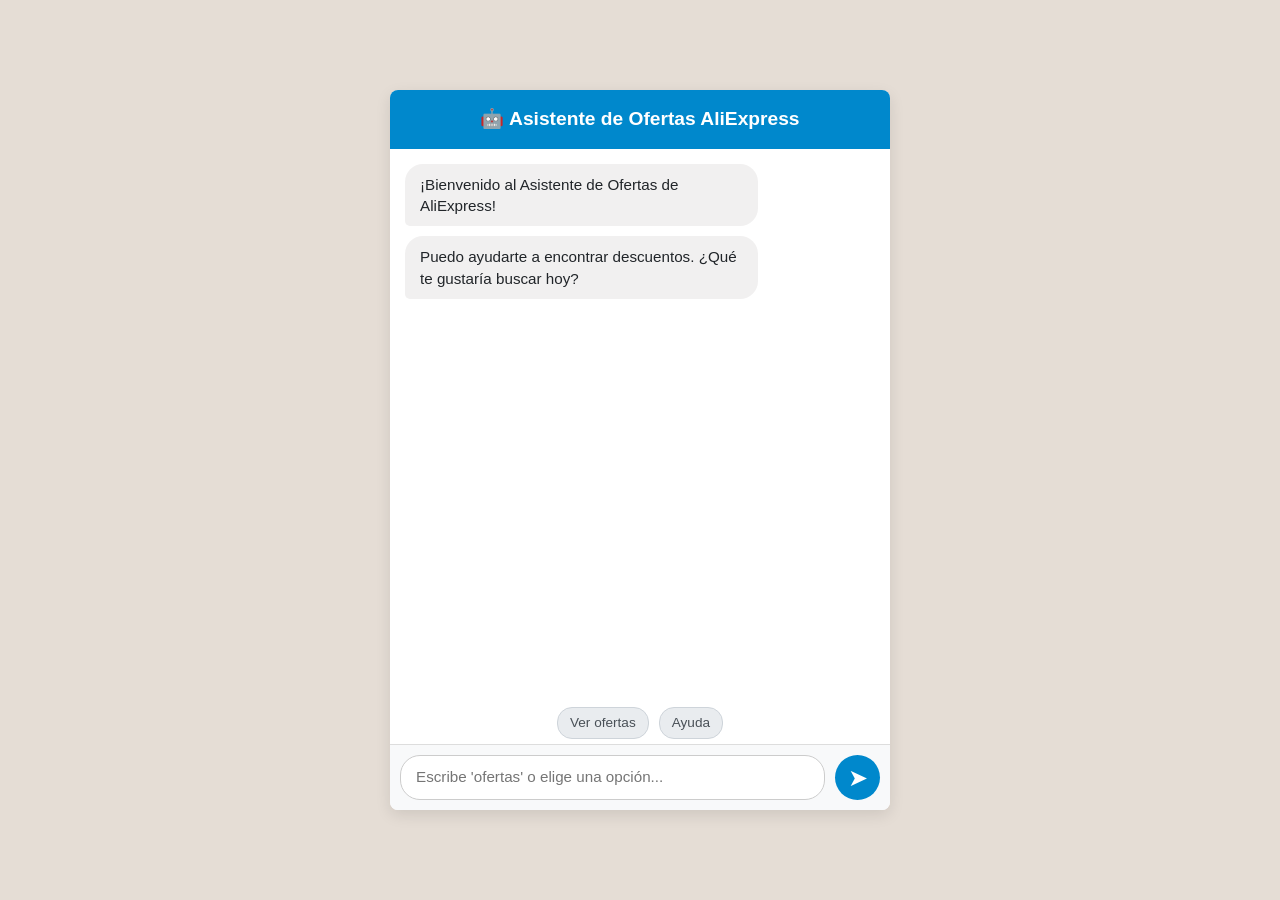
<file: es.html>
<!DOCTYPE html>
<html lang="es">
<head>
    <meta charset="UTF-8">
    <meta name="viewport" content="width=device-width, initial-scale=1.0">
    <title>Asistente de Ofertas Interactivo</title>
    <link href="https://stackpath.bootstrapcdn.com/bootstrap/4.5.2/css/bootstrap.min.css" rel="stylesheet">
    <style>
        body {
            font-family: 'Segoe UI', sans-serif;
            background-color: #e5ddd5; /* لون خلفية شبيه بتليجرام */
            display: flex;
            justify-content: center;
            align-items: center;
            min-height: 100vh;
            padding: 10px;
        }
        .chat-container {
            width: 100%;
            max-width: 500px; /* أو العرض الذي تراه مناسبًا */
            height: 80vh; /* أو الارتفاع الذي تراه مناسبًا */
            background-color: #fff;
            border-radius: 8px;
            box-shadow: 0 5px 15px rgba(0,0,0,0.1);
            display: flex;
            flex-direction: column;
            overflow: hidden;
        }
        .chat-header {
            background-color: #0088cc; /* لون رأس شبيه بتليجرام */
            color: white;
            padding: 15px;
            text-align: center;
            font-size: 1.2em;
            font-weight: bold;
        }
        .chat-messages {
            flex-grow: 1;
            padding: 15px;
            overflow-y: auto;
            display: flex;
            flex-direction: column;
        }
        .message {
            max-width: 75%;
            padding: 10px 15px;
            border-radius: 18px;
            margin-bottom: 10px;
            line-height: 1.4;
            font-size: 0.95em;
        }
        .message.user {
            background-color: #dcf8c6; /* لون رسالة المستخدم */
            align-self: flex-end;
            border-bottom-right-radius: 5px;
        }
        .message.bot {
            background-color: #f1f0f0; /* لون رسالة البوت */
            align-self: flex-start;
            border-bottom-left-radius: 5px;
        }
        .message.bot strong { /* لتمييز الأكواد أو العناوين */
            color: #007bff;
        }
        .message .offer-link, .message .copy-code-btn {
            display: inline-block;
            margin-top: 8px;
            padding: 5px 10px;
            border-radius: 5px;
            text-decoration: none;
            font-size: 0.9em;
        }
        .message .offer-link {
            background-color: #28a745;
            color: white;
        }
         .message .copy-code-btn {
            background-color: #ffc107;
            color: #333;
            border: none;
            cursor: pointer;
            margin-left: 5px;
        }
        .chat-input-area {
            display: flex;
            padding: 10px;
            border-top: 1px solid #ddd;
            background-color: #f8f9fa;
        }
        .chat-input-area input[type="text"] {
            flex-grow: 1;
            border: 1px solid #ccc;
            border-radius: 20px;
            padding: 10px 15px;
            margin-right: 10px;
            font-size: 0.95em;
        }
        .chat-input-area button {
            border-radius: 50%;
            width: 45px;
            height: 45px;
            background-color: #0088cc;
            color: white;
            border: none;
            font-size: 1.5em;
            display: flex;
            justify-content: center;
            align-items: center;
        }
        .quick-replies {
            padding: 5px 10px 0 10px;
            display: flex;
            flex-wrap: wrap;
            justify-content: center;
        }
        .quick-reply-btn {
            background-color: #e9ecef;
            border: 1px solid #ced4da;
            color: #495057;
            padding: 5px 12px;
            margin: 5px;
            border-radius: 15px;
            cursor: pointer;
            font-size: 0.85em;
        }
        .quick-reply-btn:hover {
            background-color: #007bff;
            color: white;
        }
    </style>
</head>
<body>

    <div class="chat-container">
        <div class="chat-header">
            🤖 Asistente de Ofertas AliExpress
        </div>
        <div class="chat-messages" id="chatMessages">
            <!-- Messages will appear here -->
        </div>
        <div class="quick-replies" id="quickRepliesContainer">
            <!-- Quick replies will appear here -->
        </div>
        <div class="chat-input-area">
            <input type="text" id="userInput" placeholder="Escribe 'ofertas' o elige una opción...">
            <button id="sendButton" aria-label="Enviar">➤</button>
        </div>
    </div>

    <script>
        const chatMessages = document.getElementById('chatMessages');
        const userInput = document.getElementById('userInput');
        const sendButton = document.getElementById('sendButton');
        const quickRepliesContainer = document.getElementById('quickRepliesContainer');

        // قواعد بيانات العروض (يمكنك توسيعها)
        const allOffers = {
            "electronica": [
                { title: "Auriculares Bluetooth 5.0", store: "TechWorld", code: "TECH25", link: "#", description: "Sonido increíble y batería duradera." },
                { title: "Smartwatch Deportivo", store: "FitGadget", code: null, link: "#", description: "Monitoriza tu actividad y salud." }
            ],
            "moda": [
                { title: "Camiseta Verano 2024", store: "StyleNow", code: "MODA10", link: "#", description: "Diseño fresco y cómodo." },
                { title: "Zapatillas Urbanas", store: "UrbanKicks", code: "KICKS15", link: "#", description: "Perfectas para el día a día." }
            ],
            "hogar": [
                { title: "Lámpara LED Inteligente", store: "HomeBright", code: "LUZ5", link: "#", description: "Controla la iluminación desde tu móvil." }
            ]
        };

        // حالة المحادثة (بسيطة جدًا)
        let conversationState = "inicio";

        function addMessage(text, sender, isHtml = false) {
            const messageElement = document.createElement('div');
            messageElement.classList.add('message', sender);
            if (isHtml) {
                messageElement.innerHTML = text;
            } else {
                messageElement.textContent = text;
            }
            chatMessages.appendChild(messageElement);
            chatMessages.scrollTop = chatMessages.scrollHeight; // Auto-scroll to bottom
        }

        function displayOffers(category) {
            const offers = allOffers[category];
            if (offers && offers.length > 0) {
                addMessage(`Claro, aquí tienes algunas ofertas de <strong>${category}</strong>:`, 'bot');
                offers.forEach(offer => {
                    let offerHtml = `
                        <p><strong>${offer.title}</strong> en ${offer.store}<br>
                        <em>${offer.description}</em></p>`;
                    if (offer.code) {
                        offerHtml += `<button class="copy-code-btn" onclick="copyToClipboard('${offer.code}')">Copiar Código: ${offer.code}</button> `;
                    }
                    offerHtml += `<a href="${offer.link}" target="_blank" class="offer-link">Ver Oferta</a>`;
                    addMessage(offerHtml, 'bot', true);
                });
            } else {
                addMessage(`Lo siento, no encontré ofertas para la categoría "${category}" en este momento.`, 'bot');
            }
            setTimeout(showInitialOptions, 1000); // Mostrar opciones iniciales de nuevo
        }
        
        function copyToClipboard(text) {
            navigator.clipboard.writeText(text).then(() => {
                addMessage('<em>Código copiado al portapapeles.</em>', 'bot', true);
            }).catch(err => {
                console.error('Error al copiar: ', err);
                addMessage('<em>Error al copiar el código.</em>', 'bot', true);
            });
        }


        function processUserInput(input) {
            addMessage(input, 'user');
            userInput.value = ''; // Clear input field
            clearQuickReplies();

            // Lógica de respuesta del "bot" (muy simplificada)
            const lowerInput = input.toLowerCase().trim();

            if (conversationState === "inicio") {
                if (lowerInput.includes("hola") || lowerInput.includes("buenas")) {
                    addMessage("¡Hola! ¿Cómo puedo ayudarte hoy? Puedes pedirme 'ofertas' o elegir una categoría.", 'bot');
                    showCategoryOptions();
                } else if (lowerInput.includes("ofertas") || lowerInput.includes("descuentos")) {
                    addMessage("¡Perfecto! ¿En qué categoría de ofertas estás interesado?", 'bot');
                    showCategoryOptions();
                } else if (allOffers[lowerInput]) { // Si el usuario escribe directamente una categoría
                    displayOffers(lowerInput);
                }
                else {
                    addMessage("No entendí eso. Prueba diciendo 'ofertas' o elige una categoría de las opciones.", 'bot');
                    setTimeout(showInitialOptions, 1000);
                }
            }
        }

        function showInitialOptions() {
            clearQuickReplies();
            addQuickReply("Ver ofertas", () => processUserInput("ofertas"));
            addQuickReply("Ayuda", () => {
                addMessage("Puedes escribir 'ofertas' para ver categorías, o directamente el nombre de una categoría como 'electronica', 'moda', 'hogar'.", 'bot');
                setTimeout(showInitialOptions, 500);
            });
            conversationState = "inicio";
        }

        function showCategoryOptions() {
            clearQuickReplies();
            addMessage("Elige una categoría:", 'bot');
            Object.keys(allOffers).forEach(category => {
                addQuickReply(category.charAt(0).toUpperCase() + category.slice(1), () => displayOffers(category));
            });
            addQuickReply("Cancelar", showInitialOptions);
            conversationState = "esperando_categoria"; // Cambiar estado si es necesario para lógica más compleja
        }
        
        function addQuickReply(text, onClickAction) {
            const button = document.createElement('button');
            button.classList.add('quick-reply-btn');
            button.textContent = text;
            button.onclick = () => {
                addMessage(text, 'user'); // Simular que el usuario escribió la opción
                clearQuickReplies();
                onClickAction();
            };
            quickRepliesContainer.appendChild(button);
        }

        function clearQuickReplies() {
            quickRepliesContainer.innerHTML = '';
        }


        // Event Listeners
        sendButton.addEventListener('click', () => {
            const text = userInput.value;
            if (text) processUserInput(text);
        });

        userInput.addEventListener('keypress', (e) => {
            if (e.key === 'Enter') {
                const text = userInput.value;
                if (text) processUserInput(text);
            }
        });

        // Mensaje de bienvenida inicial
        setTimeout(() => {
            addMessage("¡Bienvenido al Asistente de Ofertas de AliExpress!", 'bot');
            addMessage("Puedo ayudarte a encontrar descuentos. ¿Qué te gustaría buscar hoy?", 'bot');
            showInitialOptions();
        }, 500);

    </script>
</body>
</html>
</file>
<file: assets/home.css>
@import url('https://fonts.googleapis.com/css2?family=DM+Sans:wght@400;500;600;700&family=Noto+Sans+Arabic:wght@400;500;600;700;800&display=swap');
:root{--ink:#193a30;--muted:#65706a;--paper:#fafbf7;--mint:#dcebb7;--line:#e2e7df}*{box-sizing:border-box}html{scroll-behavior:smooth;scroll-padding-top:24px}body{margin:0;background:var(--paper);color:var(--ink);font-family:'DM Sans','Noto Sans Arabic',sans-serif;font-size:15px;line-height:1.7}a{color:inherit;text-decoration:none}button,select{font:inherit;color:inherit}button,a,select{-webkit-tap-highlight-color:transparent}button{cursor:pointer}button:focus-visible,a:focus-visible,select:focus-visible{outline:3px solid #538935;outline-offset:5px}button{border:0}.wrap{width:min(1200px,calc(100% - 96px));margin-inline:auto}.announcement{background:var(--ink);color:#f0f5e8;padding:9px max(48px,calc((100vw - 1200px)/2));display:flex;align-items:center;gap:10px;font-size:12px}.announcement-end{margin-inline-start:auto;letter-spacing:2px;font-size:10px}.dot{display:inline-block;width:7px;height:7px;background:#a9cb74;border-radius:50%;flex-shrink:0}.header{display:flex;align-items:center;gap:36px;padding-block:26px}.brand{display:flex;align-items:center;gap:10px;line-height:1.15;font-size:22px;font-weight:700}.brand-icon{display:grid;place-items:center;width:39px;height:39px;background:var(--ink);color:#ddeaab;border-radius:12px;font-size:31px}.brand-light{font-weight:400}.brand small{display:block;font-size:8px;letter-spacing:2.3px;margin-top:7px;font-weight:500}.header nav{display:flex;gap:26px;margin-inline:auto;font-size:13px}.header nav a:hover{color:#608235}.header-tools{display:flex;align-items:center;gap:12px}.market-trigger{display:flex;align-items:center;gap:9px;background:transparent}.header-tools .market-trigger{border-inline-end:1px solid var(--line);padding-inline-end:16px;font-size:12px}.language{display:flex;align-items:center;gap:3px}.language select{border:0;background:transparent;max-width:115px;font-size:12px;cursor:pointer}.hero{display:grid;grid-template-columns:1fr 1fr;align-items:center;gap:42px;padding-block:45px 52px}.eyebrow{font-size:12px;letter-spacing:.2px;font-weight:600;display:flex;align-items:center;gap:9px}.mini-star{font-size:23px}h1{font-size:clamp(44px,4.8vw,68px);line-height:1.42;letter-spacing:-2px;margin:22px 0 17px;font-weight:800}.highlight{position:relative;z-index:0}.highlight:after{content:'';position:absolute;inset-inline:0;bottom:8px;height:18px;background:var(--mint);z-index:-1;transform:rotate(-2deg)}.hero-copy>p{color:var(--muted);font-size:16px;max-width:480px;line-height:2}.hero-actions{display:flex;gap:12px;flex-wrap:wrap;margin-top:28px}.button{display:inline-flex;align-items:center;justify-content:center;gap:25px;padding:13px 23px;border-radius:7px;font-size:13px;font-weight:600;transition:transform .2s,background .2s}.button:hover{transform:translateY(-2px)}.primary{background:var(--ink);color:#fff}.primary:hover{background:#2e5947}.secondary{background:transparent;border:1px solid #cbd3c7}.hero-note{display:flex;align-items:center;gap:9px;margin-top:21px;font-size:11px;color:var(--muted)}.check{display:grid;place-items:center;border:1px solid #a8b7a0;border-radius:50%;width:16px;height:16px;color:var(--ink)}.hero-art{position:relative;min-height:450px;background:#edf1e4;border-radius:130px 20px 130px 20px;isolation:isolate;direction:ltr}.shopping-art{width:100%;height:450px;position:relative;z-index:1}.orbit{position:absolute;border:1px solid #d9dfce;border-radius:50%;inset:45px 26px;transform:rotate(-30deg)}.orbit-two{inset:70px -10px;transform:rotate(35deg)}.art-star{position:absolute;color:#376449}.star-one{font-size:58px;right:26px;top:32px}.star-two{font-size:45px;left:18px;bottom:70px}.art-label{position:absolute;top:27px;left:32px;font-size:9px;letter-spacing:1.8px;line-height:1.7}.floating{position:absolute;z-index:2;background:white;border:1px solid #e7e9e2;box-shadow:0 14px 35px #233d2910;border-radius:12px;display:flex;align-items:center;gap:13px;direction:inherit}.ticket{bottom:60px;right:-12px;padding:17px 20px;transform:rotate(-5deg)}.ticket-icon{font-size:28px;background:#eef0dd;width:47px;height:47px;border-radius:50%;text-align:center;color:#456342}.ticket strong{display:block;font-size:13px}.ticket small{display:block;font-size:10px;color:var(--muted)}.market-pill{top:128px;left:-20px;font-size:11px;padding:10px 15px;transform:rotate(-5deg)}.market-pill>span:first-child{font-size:22px}.benefits{border-block:1px solid var(--line);padding-block:21px;display:grid;grid-template-columns:repeat(4,1fr)}.benefits>div{display:flex;align-items:center;justify-content:center;gap:12px;font-size:12px}.benefits>div+div{border-inline-start:1px solid var(--line)}.benefits>div>span:first-child{font-size:23px}.section{padding-block:64px}.section-head{display:flex;align-items:end;justify-content:space-between;gap:20px;margin-bottom:25px}h2{font-size:30px;line-height:1.5;margin:9px 0;letter-spacing:-.6px}h3{font-size:20px;line-height:1.6;margin:14px 0 9px}.section-aside{font-size:12px;color:var(--muted)}.discovery-grid{display:grid;grid-template-columns:repeat(3,1fr);gap:20px}.discovery-card{padding:25px;border-radius:14px;position:relative;overflow:hidden;min-height:275px;transition:transform .2s}.discovery-card:hover{transform:translateY(-5px)}.green{background:#e8eedb}.lilac{background:#efebf5}.sand{background:#f4ece0}.category-number{font-size:12px;font-weight:500;opacity:.55;direction:ltr;display:block}.category-art{position:absolute;inset-inline-end:22px;top:10px;font-size:68px;opacity:.25;line-height:1.3;transform:rotate(-12deg)}.discovery-card h3{margin-top:53px}.discovery-card p{font-size:12px;line-height:1.9;color:#59635a;max-width:290px}.card-link{display:flex;justify-content:space-between;align-items:center;font-size:12px;font-weight:600;margin-top:24px}.market-section{display:grid;grid-template-columns:.85fr 1.15fr;gap:55px;align-items:center;padding:30px;border:1px solid var(--line);border-radius:17px;background:#fff}.market-visual{height:330px;background:#e8ecdd;border-radius:10px;position:relative;overflow:hidden;direction:ltr;display:grid;place-items:center}.market-word{font-size:160px;font-weight:700;color:#315541;letter-spacing:-10px;z-index:1;opacity:.85}.market-flag{position:absolute;top:24px;left:25px;font-size:30px;z-index:1}.market-coordinates{position:absolute;bottom:24px;left:26px;font-size:10px;letter-spacing:2px;z-index:1}.market-lines{position:absolute;width:360px;height:360px;border:1px solid #c7d1b5;border-radius:50%;transform:translate(80px,30px);box-shadow:0 0 0 30px #e8ecdd,0 0 0 31px #c7d1b5,0 0 0 61px #e8ecdd,0 0 0 62px #c7d1b5}.market-copy{padding-inline-end:25px}.market-copy p{font-size:13px;color:var(--muted);line-height:2}.status{display:inline-flex;gap:8px;align-items:center;font-size:11px;background:#f0f4e9;padding:3px 10px;border-radius:20px}.chips{display:flex;gap:8px;flex-wrap:wrap;margin:17px 0 22px}.chips span{border:1px solid var(--line);border-radius:30px;padding:3px 11px;font-size:11px}.market-copy small{display:block;color:var(--muted);font-size:10px;margin-top:15px}.steps{display:grid;grid-template-columns:repeat(3,1fr);gap:35px}.steps article{border-top:1px solid var(--line);padding-top:22px}.steps article>span{font-size:13px;color:#7a8c6c}.steps p{font-size:13px;line-height:1.9;color:var(--muted)}.join{background:var(--ink);color:#fff;border-radius:15px;padding:39px 46px;position:relative;overflow:hidden;display:flex;align-items:center;justify-content:space-between;gap:25px}.join>div,.join>a{position:relative;z-index:1}.join .eyebrow{color:#c5d6b0}.join h2{font-size:35px}.join p{font-size:13px;color:#d3dfd3}.light{background:#e2edb9;color:var(--ink);flex-shrink:0}.join-star{position:absolute;left:25%;font-size:250px;color:#2b5040;line-height:1;transform:rotate(10deg);top:-12px}footer{padding-block:43px 25px}.footer-top,.footer-bottom{display:flex;align-items:center;justify-content:space-between;gap:25px}.footer-top{padding-bottom:26px}.footer-top .brand{font-size:18px}.footer-top .brand-icon{width:32px;height:32px;font-size:25px}.footer-top>span{font-size:12px;color:var(--muted)}.footer-country{font-size:12px}.footer-bottom{border-top:1px solid var(--line);padding-top:16px;color:var(--muted);font-size:10px}.footer-bottom p{max-width:660px}.skip{position:absolute;top:-100px;z-index:10;background:white;padding:12px}.skip:focus{top:0}.sr{position:absolute;width:1px;height:1px;overflow:hidden;clip:rect(0,0,0,0)}dialog{border:0;border-radius:18px;padding:35px;max-width:520px;width:calc(100% - 32px);color:var(--ink);background:var(--paper)}dialog::backdrop{background:#0d251eb0;backdrop-filter:blur(5px)}dialog p{font-size:13px;color:var(--muted)}.close{position:absolute;inset-inline-end:12px;top:7px;background:transparent;font-size:28px}.countries{display:grid;gap:8px;margin-top:20px}.countries>a,.countries>div{display:flex;justify-content:space-between;gap:12px;padding:12px;border-radius:8px;border:1px solid var(--line);font-size:13px}.countries>a{background:#e7eed6;border-color:#bacb9b}.countries>div>span:last-child{font-size:10px;color:var(--muted)}.country-state{font-size:10px;font-weight:700}.countries>a:hover{background:#dce8c4}
@media(min-width:1500px){.hero{padding-block:65px}}@media(max-width:1000px){.wrap{width:calc(100% - 48px)}.header{gap:16px}.header nav{gap:14px}.brand{font-size:18px}.hero{gap:24px}.hero-art,.shopping-art{min-height:360px;height:360px}.ticket{right:0;bottom:20px;padding:12px}.market-pill{left:-8px}.hero h1{font-size:47px}.market-section{gap:28px}.market-copy{padding:0}.market-word{font-size:130px}.benefits>div{font-size:10px}.announcement{padding-inline:24px}}
@media(max-width:720px){.wrap{width:calc(100% - 36px)}.announcement{padding-inline:18px;font-size:10px}.announcement-end{display:none}.header{flex-wrap:wrap;justify-content:space-between;padding-block:21px;gap:20px}.header nav{order:3;width:100%;justify-content:center;border-block:1px solid var(--line);padding:12px;margin:0;font-size:12px}.brand{font-size:17px}.brand small{font-size:6px}.brand-icon{width:32px;height:32px;font-size:25px}.header-tools{gap:5px}.header-tools .market-trigger{padding-inline-end:7px;gap:5px}.language select{max-width:87px;font-size:11px}.hero{grid-template-columns:1fr;padding-block:22px 36px;gap:32px}.hero h1{font-size:54px;line-height:1.4}.hero-copy>p{font-size:14px;max-width:100%}.hero-art{min-height:350px;max-width:440px;width:100%;margin-inline:auto}.shopping-art{height:350px}.market-pill{left:0;top:115px}.hero-actions .button{padding-inline:18px}.benefits{grid-template-columns:1fr 1fr;gap:18px 0;padding-block:20px}.benefits>div{justify-content:flex-start;padding-inline:14px;font-size:11px}.benefits>div:nth-child(3){border:0}.section{padding-block:42px}h2{font-size:25px}.section-head{align-items:start}.section-aside{display:none}.discovery-grid{grid-template-columns:1fr;gap:13px}.discovery-card{min-height:220px;padding:23px}.discovery-card h3{margin-top:23px}.discovery-card p{max-width:90%}.category-art{font-size:76px}.market-section{grid-template-columns:1fr;padding:18px;gap:24px}.market-visual{height:215px}.market-word{font-size:125px}.market-copy{padding-bottom:12px}.steps{grid-template-columns:1fr;gap:20px}.steps h3{font-size:18px;margin:7px 0}.steps p{margin:7px 0}.join{padding:28px;align-items:start;flex-direction:column;gap:10px}.join h2{font-size:29px}.join-star{left:-55px;top:40px}.footer-top{flex-wrap:wrap;gap:15px}.footer-top>span{order:3;flex-basis:100%}.footer-bottom{align-items:start;flex-direction:column;gap:4px}dialog{padding:28px 22px}}@media(prefers-reduced-motion:reduce){html{scroll-behavior:auto}*{transition:none!important}}
</file>
